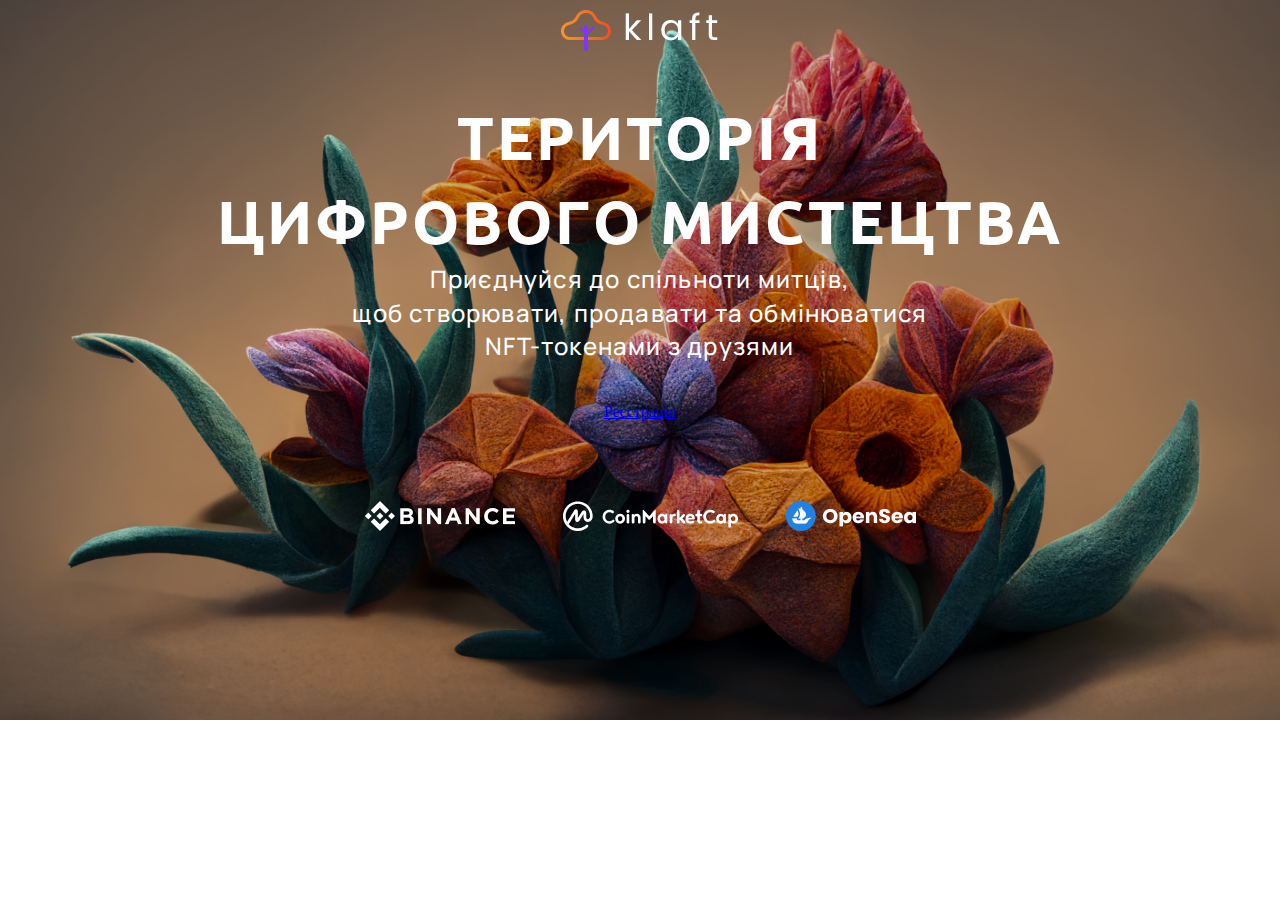
<file: index.html>
<!DOCTYPE html>
<html lang="X-UA-Compatible">
<head>
  <meta charset="UTF-8">
  <meta http-equiv="X-UA-Compatible" content="IE=edge">
  <meta name="viewport" content="width=device-width, initial-scale=1.0">
  <title>klaft | art nft-marketplace</title>
  <link rel="stylesheet" href="/CSS/landing.css">
  <link rel="preconnect" href="https://fonts.googleapis.com">
  <link rel="preconnect" href="https://fonts.gstatic.com" crossorigin>
  <link href="https://fonts.googleapis.com/css2?family=Manrope:wght@500&family=Ubuntu:wght@700&display=swap" rel="stylesheet">
</head>
<body>
  <!-- Block with main text and registration button -->
  <div class="landing-box">
    <img src="/images/LOGO.png" alt="klaft-nft logo">
    <div class="landing-text">
      <h1>ТЕРИТОРІЯ<br> ЦИФРОВОГО МИСТЕЦТВА</h1>
      <h2>Приєднуйся до спільноти митців,<br> щоб 
      створювати, продавати та обмінюватися<br>
      NFT-токенами з друзями</h2>
    </div>
    <form class="registration">
      <a href="/Pages/Registration/registration0.html">Реєстрація</a>
    </form>
  </div>
  <!-- Block with list of partners -->
  <div class="partners">
    <ul>
      <li><a href="https://www.binance.com/en"><img src="/images/logo/Landing/binance_logo.png"></a></li>
      <li><a href="https://coinmarketcap.com/"><img src="/images/logo/Landing/coinmarketcap_logo.png"></a></li>
      <li><a href="https://opensea.io/"><img src="/images/logo/Landing/opensea_logo.png"></a></li>
    </ul>
  </div>
   
</body>
</html>
</file>
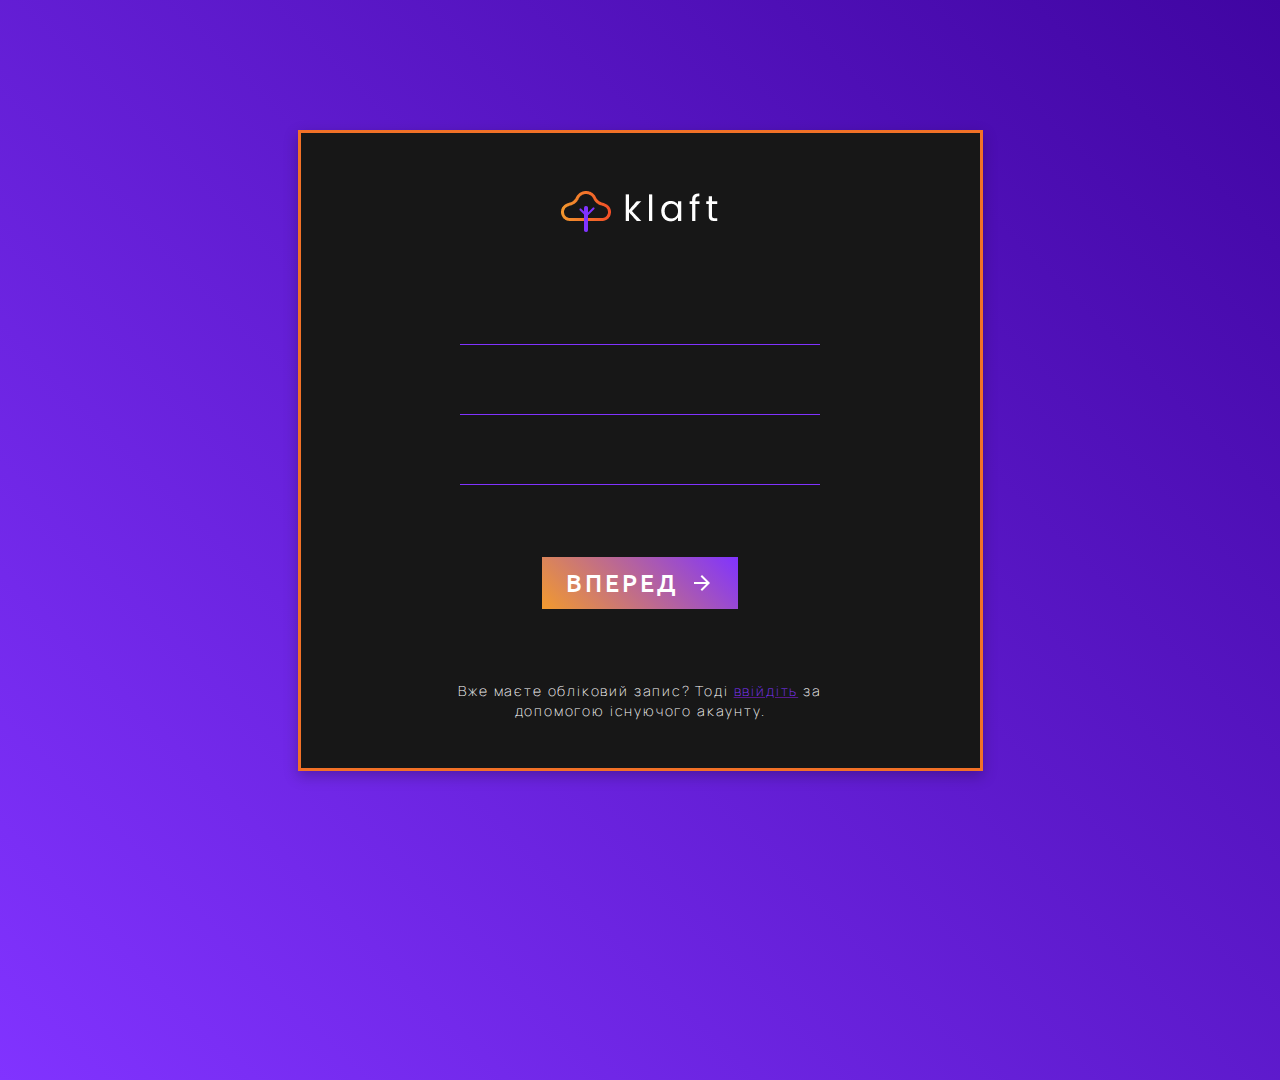
<file: Pages/Registration/registration0.html>
<!DOCTYPE html>
<html lang="en">
<head>
  <meta charset="UTF-8">
  <meta http-equiv="X-UA-Compatible" content="IE=edge">
  <meta name="viewport" content="width=device-width, initial-scale=1.0">
  <title>klaft | Registration</title>
  <link rel="stylesheet" href="/CSS/registration.css">
  <link rel="preconnect" href="https://fonts.googleapis.com">
  <link rel="preconnect" href="https://fonts.gstatic.com" crossorigin>
  <link href="https://fonts.googleapis.com/css2?family=Manrope:wght@200&family=Ubuntu:wght@300;500&display=swap" rel="stylesheet">
</head>
<body>
  <!-- Registration block -->
  <div class="reg">
    <a href="/index.html"><img src="/images/LOGO.png" alt="klaft-nft logo"></a>
    <form class="reg-box">
      <input type="text" class="input-field">
      <input type="password" class="input-field">
      <input type="email" class="input-field">
    </form>
    <button onclick="window.location.href='/Pages/Registration/registration1'" type="submit" class="button">Вперед<img src="/images/icons/arrow_forward.svg"></button>
    <p>Вже маєте обліковий запис? Тоді <a href=""><span>ввійдіть</span></a> за 
      допомогою існуючого акаунту.</p>
  </div>
  
</body>
</html>
</file>
<file: CSS/landing.css>
* {
  margin: 0;
  padding: 0;
}

h1 {
  font-family: 'Ubuntu';
  font-style: normal;
  font-weight: 700;
  font-size: 60px;
  line-height: 140%;
  text-align: center;
  letter-spacing: 0.05em;
  color: #FFFFFF;
}

h2 {
  font-family: 'Manrope';
  font-style: normal;
  font-weight: 500;
  font-size: 24px;
  line-height: 140%;
  text-align: center;
  letter-spacing: 0.05em;
  color: #FFFFFF;
}

body {
  background-image: url(/images/AI/Background/Landing_img.png);
  background-size: cover;
  background-repeat: no-repeat;
}

.landing-box {
  display: flex;
  flex-direction: column;
  justify-content: center;
  align-items: center;
  gap: 2.5em;
}

.partners > ul {
  display: flex;
  flex-direction: row;
  justify-content: center;
  align-items: center;
  gap: 48px;
  list-style: none;
  padding-top: 5em;
}

.registration > a {
  box-sizing: border-box;
}
</file>
<file: CSS/registration.css>
* {
  padding: 0;
  margin: 0;
}

body {
  background: linear-gradient(45deg, #8133FF 0%, #4005A2 100%);
  width: 1920px;
  height: 1080px;
}

p {
  font-family: 'Manrope';
  font-style: normal;
  font-weight: 200;
  font-size: 14px;
  line-height: 140%;
  text-align: center;
  letter-spacing: 0.13em;
  color: #FFFFFF;
}

span {
  color: #8133FF;
}

.button {
  box-sizing: border-box;
  display: flex;
  flex-direction: row;
  justify-content: center;
  align-items: center;
  gap: 12px;
  padding: 12px 24px;
  background: linear-gradient(45deg, #F29A2E 0%, #8033FF 100%);
  font-family: 'Ubuntu';
  font-style: normal;
  font-weight: 500;
  font-size: 24px;
  line-height: 28px;
  letter-spacing: 0.13em;
  color: #FFFFFF;
  text-transform: uppercase;
  border: none;
  cursor: pointer;
}

.reg {
  box-sizing: border-box;
  display: flex;
  flex-direction: column;
  justify-content: center;
  align-items: center;
  padding: 48px 136px;
  gap: 72px;
  background: #171717;
  box-shadow: 0px 5px 13px rgba(0, 0, 0, 0.25);
  position: absolute;
  width: 685px;
  left: calc(50% - 685px/2);
  top: calc(50% - 640px/2);
  border: 3px solid #F27127;
}

.reg-box {
  display: flex;
  flex-direction: column;
  gap: 36px;
}

.input-field {
  box-sizing: border-box;
  width: 360px;
  height: 34px;
  font-family: 'Ubuntu';
  font-style: normal;
  font-weight: 300;
  font-size: 16px;
  line-height: 140%;
  text-align: center;
  letter-spacing: 0.13em;
  color: #FFFFFF;
  background: none;
  border: none;
  border-bottom-style: solid;
  border-bottom-color: #8133FF;
  border-bottom-width: 1px;
}
</file>
